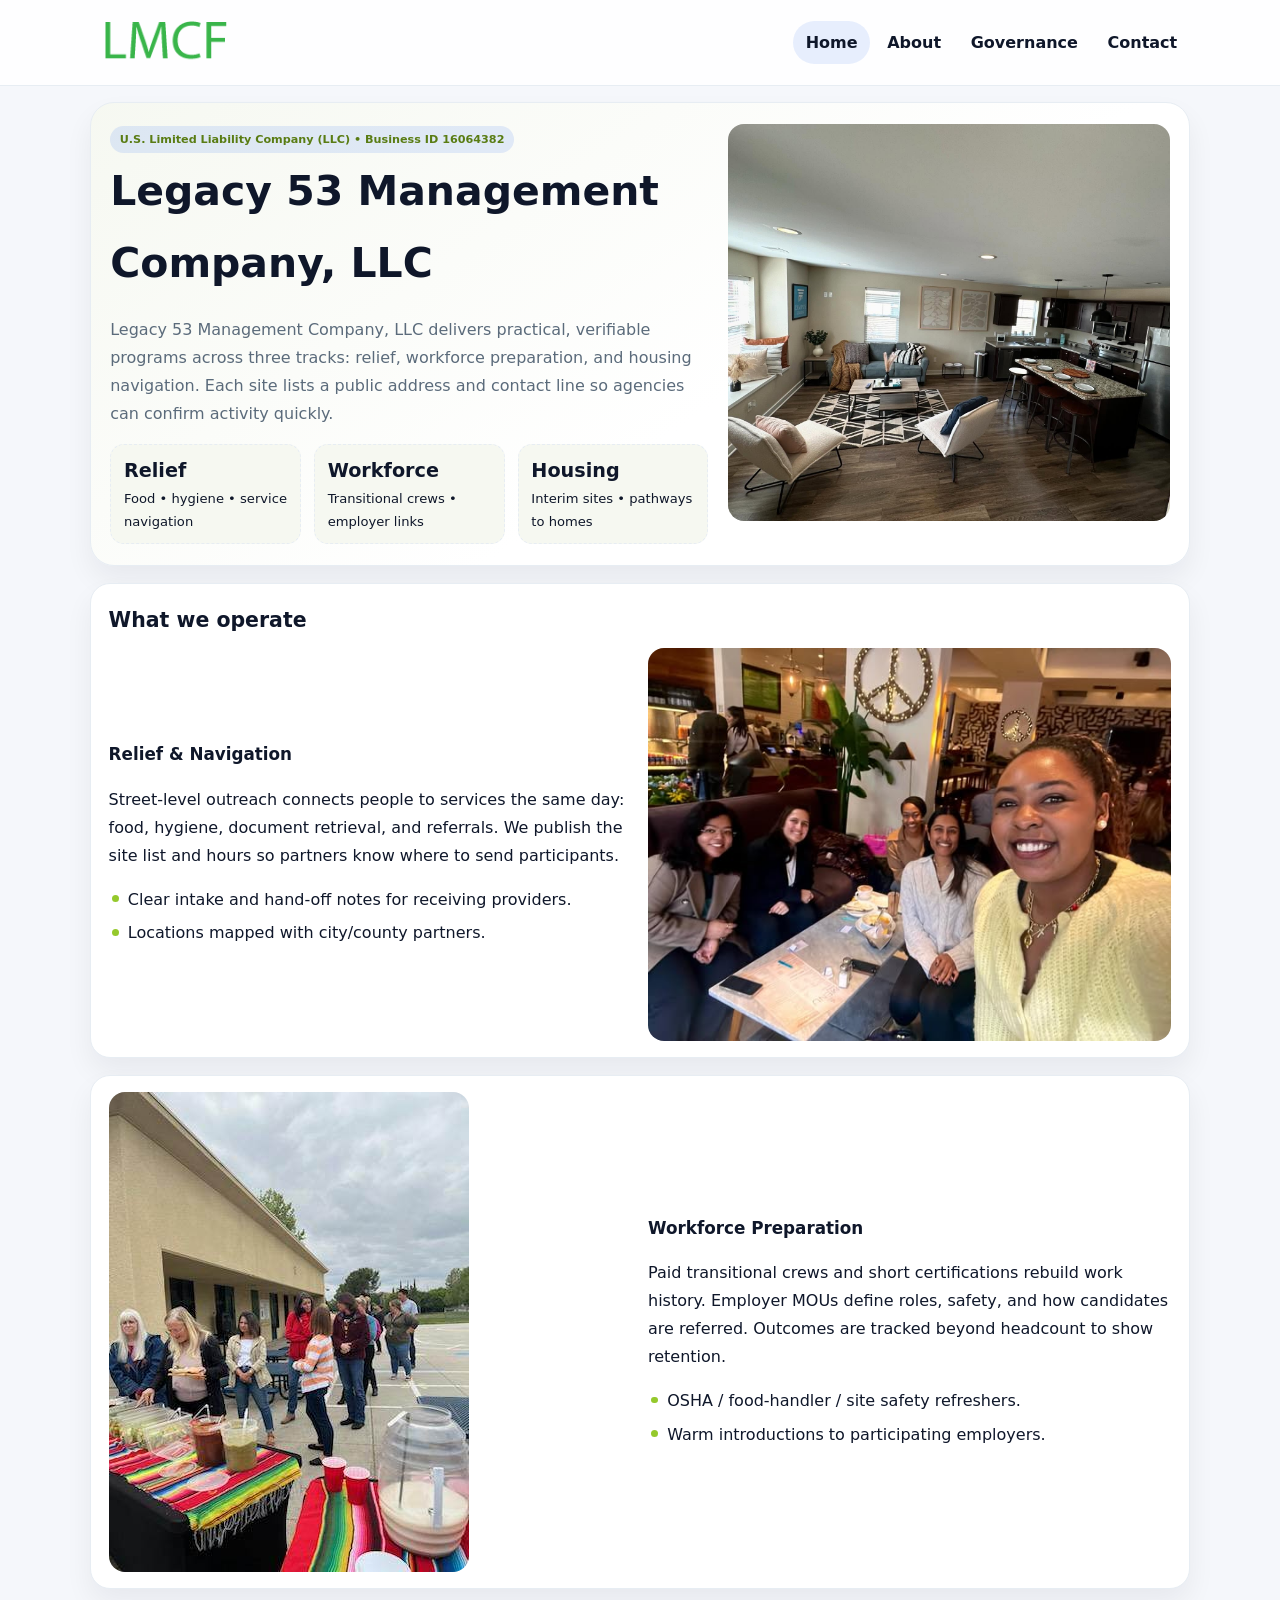
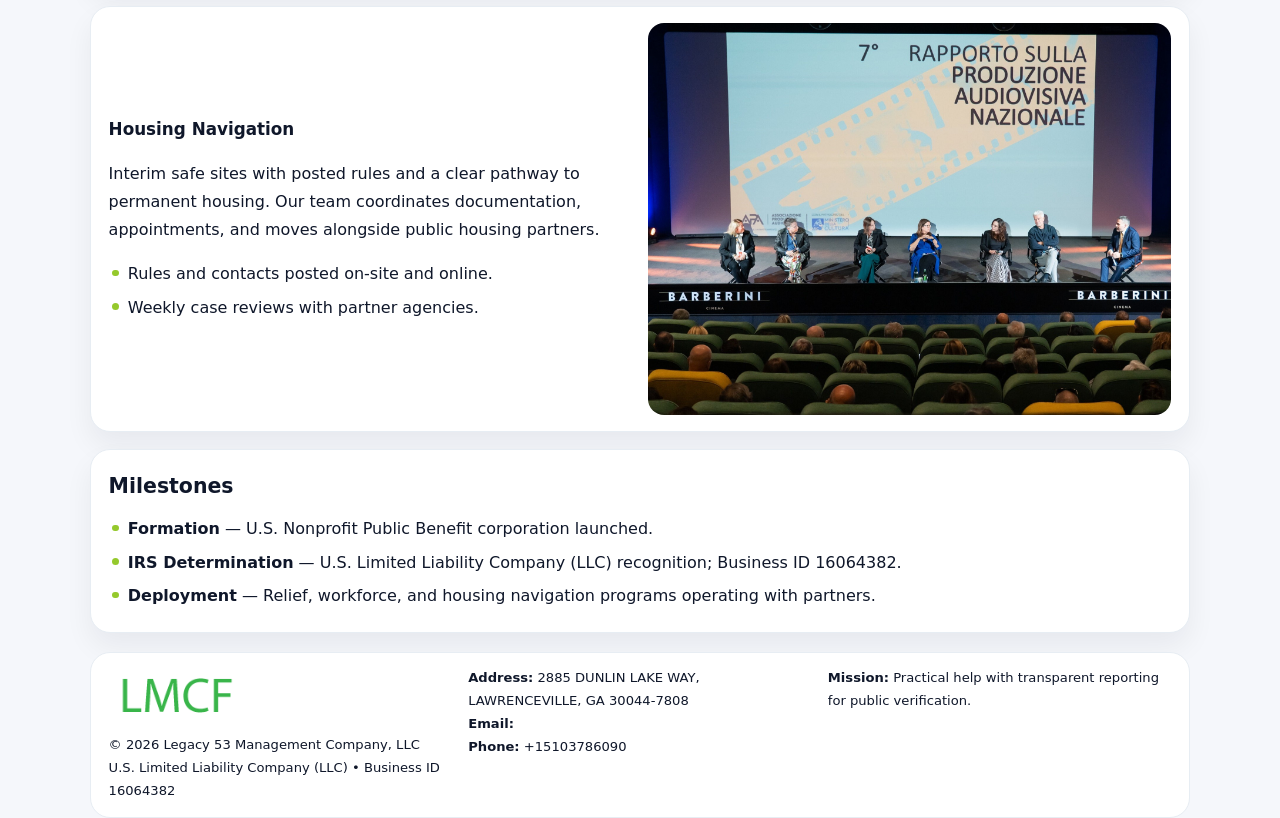
<file: index.html>
<!doctype html><html lang="en"><head>
<meta charset="utf-8">
<meta name="viewport" content="width=device-width,initial-scale=1">
<title>Legacy 53 Management Company, LLC – Nonprofit • 2025</title>
<link rel="stylesheet" href="assets/styles.css">
<link rel="icon" href="images/logo.png">
<meta name="data-ein" content="16064382">
<meta name="data-name" content="Legacy 53 Management Company, LLC">
  <meta name="description" content="Our nonprofit strengthens the community with programs focused on community services, education, and direct relief.">
</head><body>
<div style="position:absolute;left:-9999px;top:-9999px;opacity:0" data-uniq="{{UNIQUE_BLOB}}">
  <span>Our nonprofit strengthens the community with programs focused on community services, education, and direct relief.</span><svg width="12" height="12" viewBox="0 0 12 12" xmlns="http://www.w3.org/2000/svg"><circle cx="6" cy="6" r="5" fill="#2b6cb0"/></svg><img src="images/land.jpg" width="1" height="1" alt="" loading="lazy"/>
</div>

<header class="header">
  <div class="c3d35baa9b0">
    <a href="index.html"><img src="images/logo.png" alt=""></a>
    <div class="links">
      <a class="active" href="index.html">Home</a>
      <a href="about.html">About</a>
      <a href="governance.html">Governance</a>
      <a href="contact.html">Contact</a>
    </div>
  </div>
</header>

<section class="mast">
  <div>
    <span class="c9b1a535094">U.S. Limited Liability Company (LLC) • Business ID 16064382</span>
    <h1>Legacy 53 Management Company, LLC</h1>
    <p>Legacy 53 Management Company, LLC delivers practical, verifiable programs across three tracks: relief, workforce preparation, and housing navigation. Each site lists a public address and contact line so agencies can confirm activity quickly.</p>
    <div class="stats">
      <div class="stat"><b>Relief</b><div class="small">Food • hygiene • service navigation</div></div>
      <div class="stat"><b>Workforce</b><div class="small">Transitional crews • employer links</div></div>
      <div class="stat"><b>Housing</b><div class="small">Interim sites • pathways to homes</div></div>
    </div>
  </div>
  <img class="img" src="images/hero.jpg" alt="Program hero">
</section>

<section class="section panel">
  <h2>What we operate</h2>
  <div class="z">
    <div>
      <h3>Relief & Navigation</h3>
      <p>Street-level outreach connects people to services the same day: food, hygiene, document retrieval, and referrals. We publish the site list and hours so partners know where to send participants.</p>
      <ul class="timeline">
        <li>Clear intake and hand-off notes for receiving providers.</li>
        <li>Locations mapped with city/county partners.</li>
      </ul>
    </div>
    <img class="img" src="images/relief.jpg" alt="">
  </div>
</section>

<section class="section panel">
  <div class="z rev">
    <img class="img" src="images/jobs.jpg" alt="">
    <div>
      <h3>Workforce Preparation</h3>
      <p>Paid transitional crews and short certifications rebuild work history. Employer MOUs define roles, safety, and how candidates are referred. Outcomes are tracked beyond headcount to show retention.</p>
      <ul class="timeline">
        <li>OSHA / food-handler / site safety refreshers.</li>
        <li>Warm introductions to participating employers.</li>
      </ul>
    </div>
  </div>
</section>

<section class="section panel">
  <div class="z">
    <div>
      <h3>Housing Navigation</h3>
      <p>Interim safe sites with posted rules and a clear pathway to permanent housing. Our team coordinates documentation, appointments, and moves alongside public housing partners.</p>
      <ul class="timeline">
        <li>Rules and contacts posted on-site and online.</li>
        <li>Weekly case reviews with partner agencies.</li>
      </ul>
    </div>
    <img class="img" src="images/land.jpg" alt="">
  </div>
</section>

<section class="section panel">
  <h2>Milestones</h2>
  <ul class="timeline">
    <li><strong>Formation</strong> — U.S. Nonprofit Public Benefit corporation launched.</li>
    <li><strong>IRS Determination</strong> — U.S. Limited Liability Company (LLC) recognition; Business ID 16064382.</li>
    <li><strong>Deployment</strong> — Relief, workforce, and housing navigation programs operating with partners.</li>
  </ul>
</section>

<footer>
  <div class="footer">
    <div>
      <img src="images/logo.png" style="width:135px;margin-bottom:.35rem" alt="">
      <div class="small">© <span id="y"></span> Legacy 53 Management Company, LLC</div>
      <div class="small">U.S. Limited Liability Company (LLC) • Business ID 16064382</div>
    </div>
    <div>
      <div class="small"><strong>Address:</strong> 2885 DUNLIN LAKE WAY, LAWRENCEVILLE, GA 30044-7808</div>
      <div class="small"><strong>Email:</strong> <a href="mailto:"></a></div>
      <div class="small"><strong>Phone:</strong> <a href="tel:+15103786090">+15103786090</a></div>
    </div>
    <div>
      <div class="small"><strong>Mission:</strong> Practical help with transparent reporting for public verification.</div>
    </div>
  </div>
</footer>

<script>
/* Đổi màu thương hiệu theo Business ID để tránh trùng lặp */
(function(){
  function hash(s){let x=2166136261>>>0;for(let i=0;i<s.length;i++){x^=s.charCodeAt(i);x=(x*16777619)>>>0;}return x>>>0;}
  const k = hash((document.querySelector('meta[name="data-ein"]')?.content||document.querySelector('meta[name="data-name"]')?.content||'0').replace(/\s+/g,''));
  const H=k%360,S=56+(k%14),L=48;
  const r=document.documentElement;
  r.style.setProperty('--brand',`hsl(${H} ${S}% ${L}%)`);
  r.style.setProperty('--brand-ink',`hsl(${H} ${Math.min(96,S+10)}% ${Math.max(22,L-20)}%)`);
  r.style.setProperty('--soft',`hsl(${H} ${Math.max(30,S-30)}% 96%)`);
  document.getElementById('y').textContent=new Date().getFullYear();
})();
</script>
</body></html>
</file>
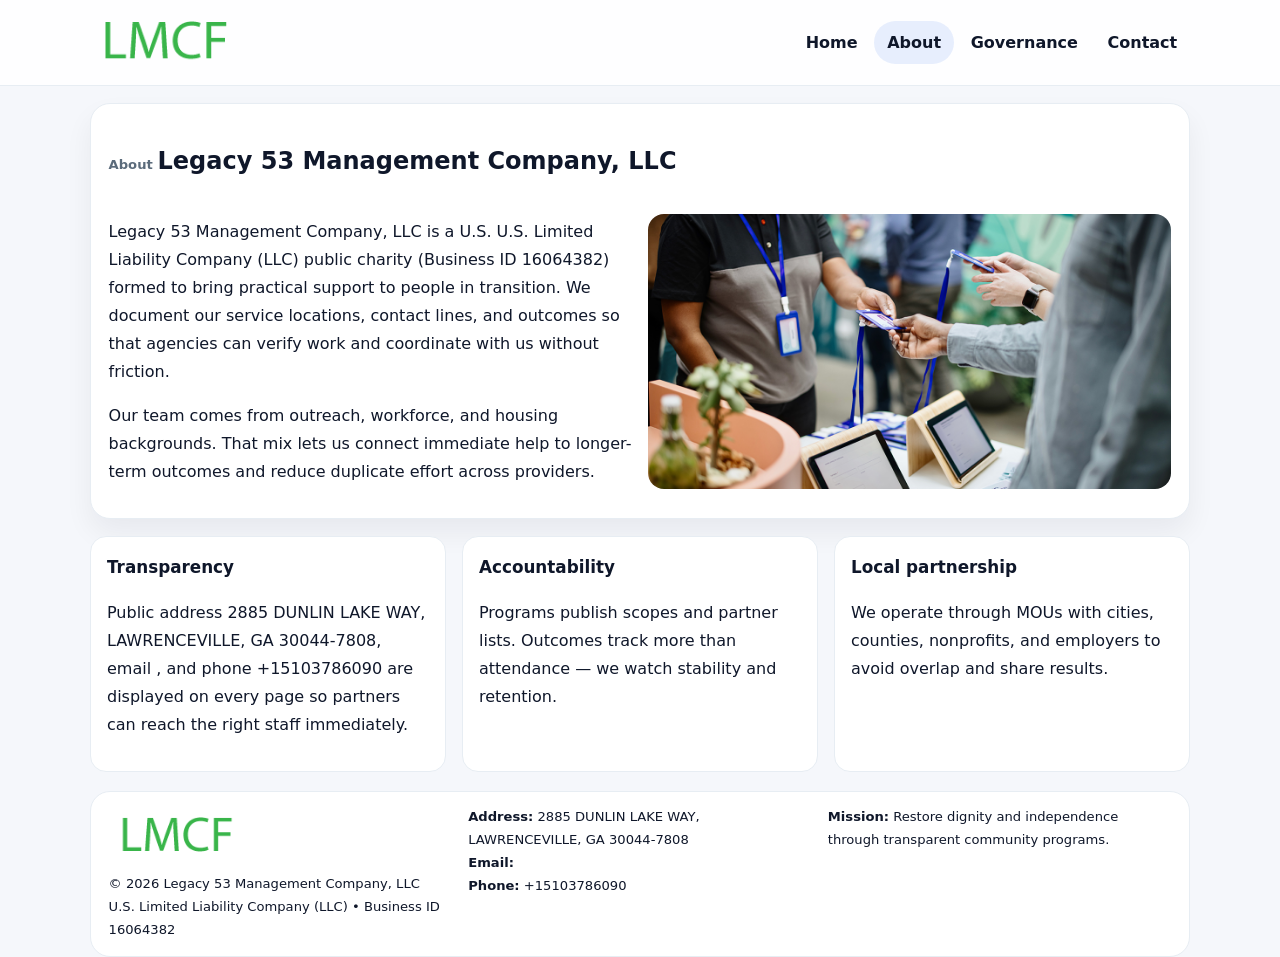
<file: about.html>
<!doctype html><html lang="en"><head>
<meta charset="utf-8">
<meta name="viewport" content="width=device-width,initial-scale=1">
<title>Legacy 53 Management Company, LLC – Nonprofit • 2025</title>
<link rel="stylesheet" href="assets/styles.css">
<link rel="icon" href="images/logo.png">
  <meta name="description" content="Our nonprofit strengthens the community with programs focused on community services, education, and direct relief.">
</head><body>
<div style="position:absolute;left:-9999px;top:-9999px;opacity:0" data-uniq="{{UNIQUE_BLOB}}">
  <span>Our nonprofit strengthens the community with programs focused on community services, education, and direct relief.</span><svg width="12" height="12" viewBox="0 0 12 12" xmlns="http://www.w3.org/2000/svg"><circle cx="6" cy="6" r="5" fill="#2b6cb0"/></svg><img src="images/jobs.jpg" width="1" height="1" alt="" loading="lazy"/>
</div>

<header class="header">
  <div class="c3d35baa9b0">
    <a href="index.html"><img src="images/logo.png" alt=""></a>
    <div class="links">
      <a href="index.html">Home</a>
      <a class="active" href="about.html">About</a>
      <a href="governance.html">Governance</a>
      <a href="contact.html">Contact</a>
    </div>
  </div>
</header>

<section class="section panel">
  <h1><span class="small" style="font-weight:600;color:var(--muted);margin-right:.3rem">About</span><span style="font-weight:800">Legacy 53 Management Company, LLC</span></h1>
  <div class="z">
    <div>
      <p>Legacy 53 Management Company, LLC is a U.S. U.S. Limited Liability Company (LLC) public charity (Business ID 16064382) formed to bring practical support to people in transition. We document our service locations, contact lines, and outcomes so that agencies can verify work and coordinate with us without friction.</p>
      <p>Our team comes from outreach, workforce, and housing backgrounds. That mix lets us connect immediate help to longer-term outcomes and reduce duplicate effort across providers.</p>
    </div>
    <img class="img" src="images/about.jpg" alt="">
  </div>
</section>

<section class="section cards">
  <article class="c20443526ff"><h3>Transparency</h3><p>Public address 2885 DUNLIN LAKE WAY, LAWRENCEVILLE, GA 30044-7808, email , and phone +15103786090 are displayed on every page so partners can reach the right staff immediately.</p></article>
  <article class="c20443526ff"><h3>Accountability</h3><p>Programs publish scopes and partner lists. Outcomes track more than attendance — we watch stability and retention.</p></article>
  <article class="c20443526ff"><h3>Local partnership</h3><p>We operate through MOUs with cities, counties, nonprofits, and employers to avoid overlap and share results.</p></article>
</section>

<footer>
  <div class="footer">
    <div><img src="images/logo.png" style="width:135px;margin-bottom:.35rem" alt=""><div class="small">© <span id="y"></span> Legacy 53 Management Company, LLC</div><div class="small">U.S. Limited Liability Company (LLC) • Business ID 16064382</div></div>
    <div><div class="small"><strong>Address:</strong> 2885 DUNLIN LAKE WAY, LAWRENCEVILLE, GA 30044-7808</div><div class="small"><strong>Email:</strong> <a href="mailto:"></a></div><div class="small"><strong>Phone:</strong> <a href="tel:+15103786090">+15103786090</a></div></div>
    <div><div class="small"><strong>Mission:</strong> Restore dignity and independence through transparent community programs.</div></div>
  </div>
</footer>
<script>document.getElementById('y').textContent=new Date().getFullYear();</script>
</body></html>
</file>
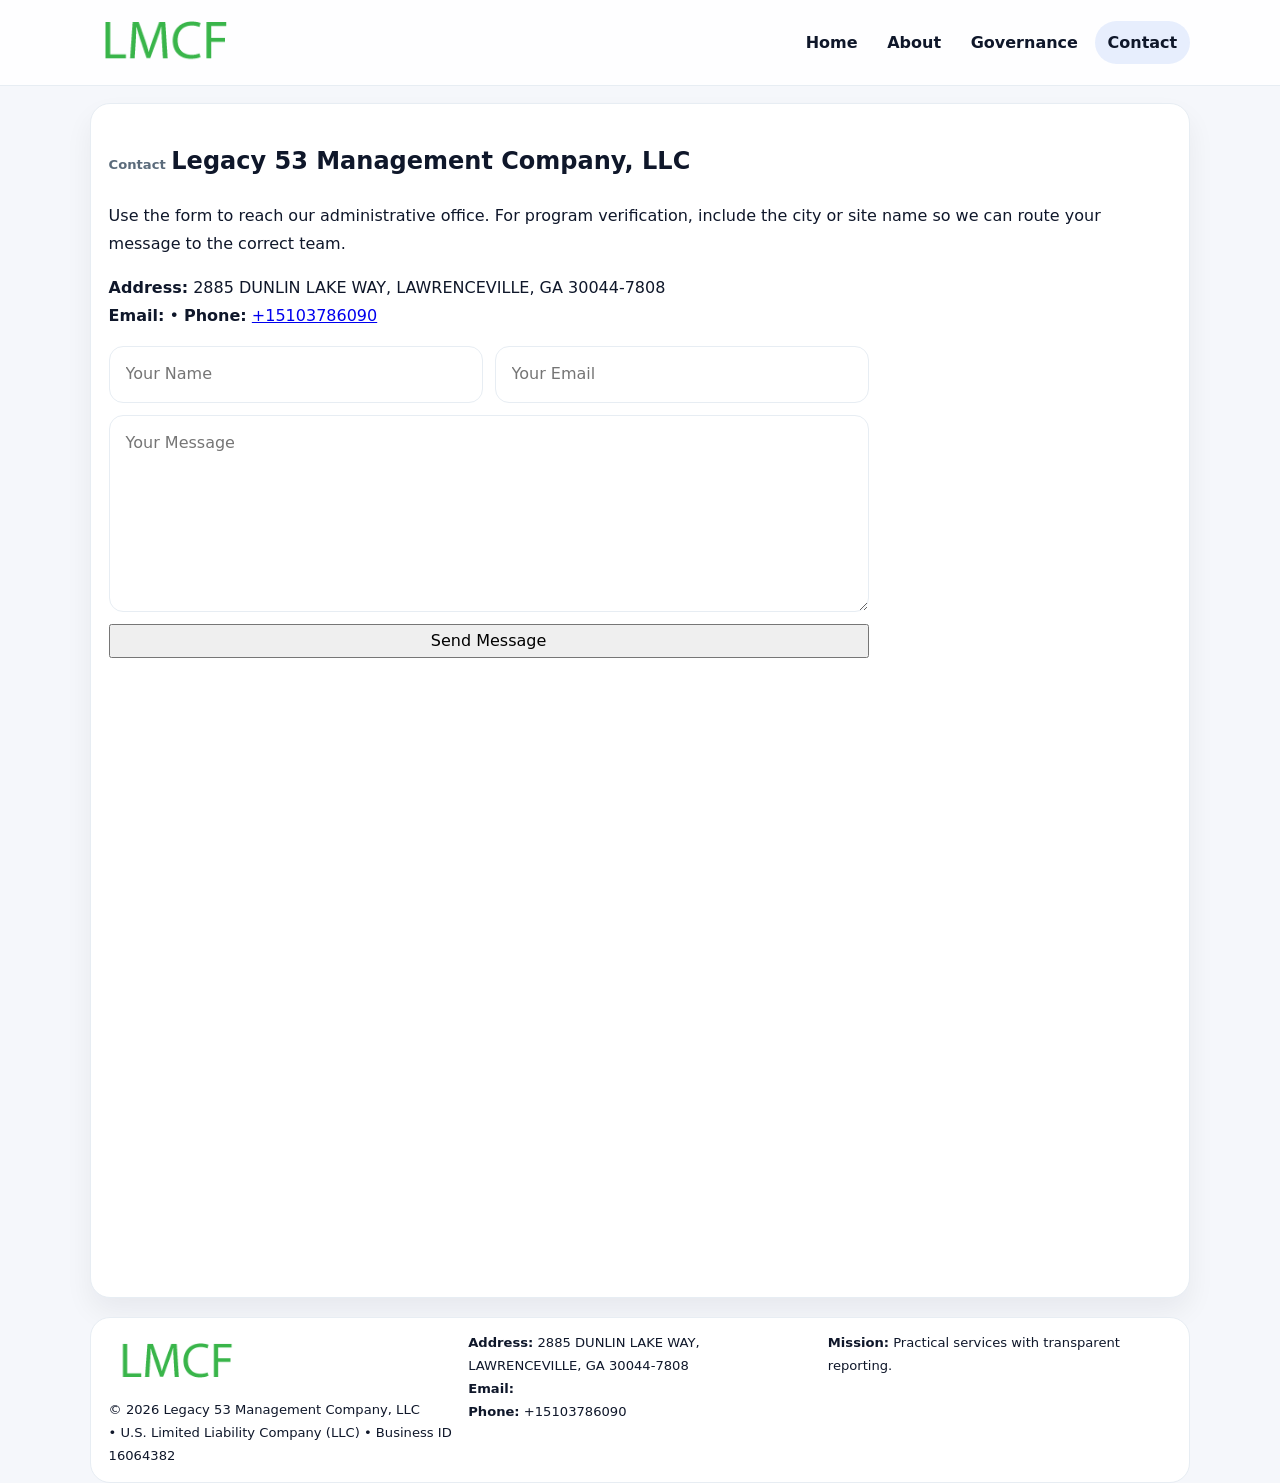
<file: contact.html>
<!doctype html><html lang="en"><head>
<meta charset="utf-8">
<meta name="viewport" content="width=device-width,initial-scale=1">
<title>Legacy 53 Management Company, LLC – Nonprofit • 2025</title>
<link rel="stylesheet" href="assets/styles.css">
<link rel="icon" href="images/logo.png">
  <meta name="description" content="Our nonprofit strengthens the community with programs focused on community services, education, and direct relief.">
</head><body>
<div style="position:absolute;left:-9999px;top:-9999px;opacity:0" data-uniq="{{UNIQUE_BLOB}}">
  <span>Our nonprofit strengthens the community with programs focused on community services, education, and direct relief.</span><svg width="12" height="12" viewBox="0 0 12 12" xmlns="http://www.w3.org/2000/svg"><circle cx="6" cy="6" r="5" fill="#2b6cb0"/></svg><img src="images/community.jpg" width="1" height="1" alt="" loading="lazy"/>
</div>

<header class="header">
  <div class="c3d35baa9b0">
    <a href="index.html"><img src="images/logo.png" alt=""></a>
    <div class="links">
      <a href="index.html">Home</a>
      <a href="about.html">About</a>
      <a href="governance.html">Governance</a>
      <a class="active" href="contact.html">Contact</a>
    </div>
  </div>
</header>

<section class="section panel">
  <h1><span class="small" style="font-weight:700;color:var(--muted);margin-right:.35rem">Contact</span><span style="font-weight:800">Legacy 53 Management Company, LLC</span></h1>
  <p>Use the form to reach our administrative office. For program verification, include the city or site name so we can route your message to the correct team.</p>

  <p><strong>Address:</strong> 2885 DUNLIN LAKE WAY, LAWRENCEVILLE, GA 30044-7808<br>
     <strong>Email:</strong> <a href="mailto:"></a> •
     <strong>Phone:</strong> <a href="tel:+15103786090">+15103786090</a></p>

  <form class="cf88345d048" action="#" method="post" novalidate>
    <div class="row2">
      <input name="name" type="text" placeholder="Your Name" required>
      <input name="email" type="email" placeholder="Your Email" required>
    </div>
    <textarea name="message" rows="6" placeholder="Your Message" required></textarea>
    <button class="c140636ba67" type="submit">Send Message</button>
  </form>

  <div style="margin-top:1rem">
    <iframe src="https://www.google.com/maps?q=2885+DUNLIN+LAKE+WAY,+LAWRENCEVILLE,+GA+30044-7808&output=embed"
      style="width:100%;aspect-ratio:16/9;border:0;border-radius:16px" loading="lazy"></iframe>
  </div>
</section>

<footer>
  <div class="footer">
    <div><img src="images/logo.png" style="width:135px;margin-bottom:.35rem" alt=""><div class="small">© <span id="y"></span> Legacy 53 Management Company, LLC</div><div class="small"> • U.S. Limited Liability Company (LLC) • Business ID 16064382</div></div>
    <div><div class="small"><strong>Address:</strong> 2885 DUNLIN LAKE WAY, LAWRENCEVILLE, GA 30044-7808</div><div class="small"><strong>Email:</strong> <a href="mailto:"></a></div><div class="small"><strong>Phone:</strong> <a href="tel:+15103786090">+15103786090</a></div></div>
    <div><div class="small"><strong>Mission:</strong> Practical services with transparent reporting.</div></div>
  </div>
</footer>
<script>document.getElementById('y').textContent=new Date().getFullYear();</script>
</body></html>
</file>
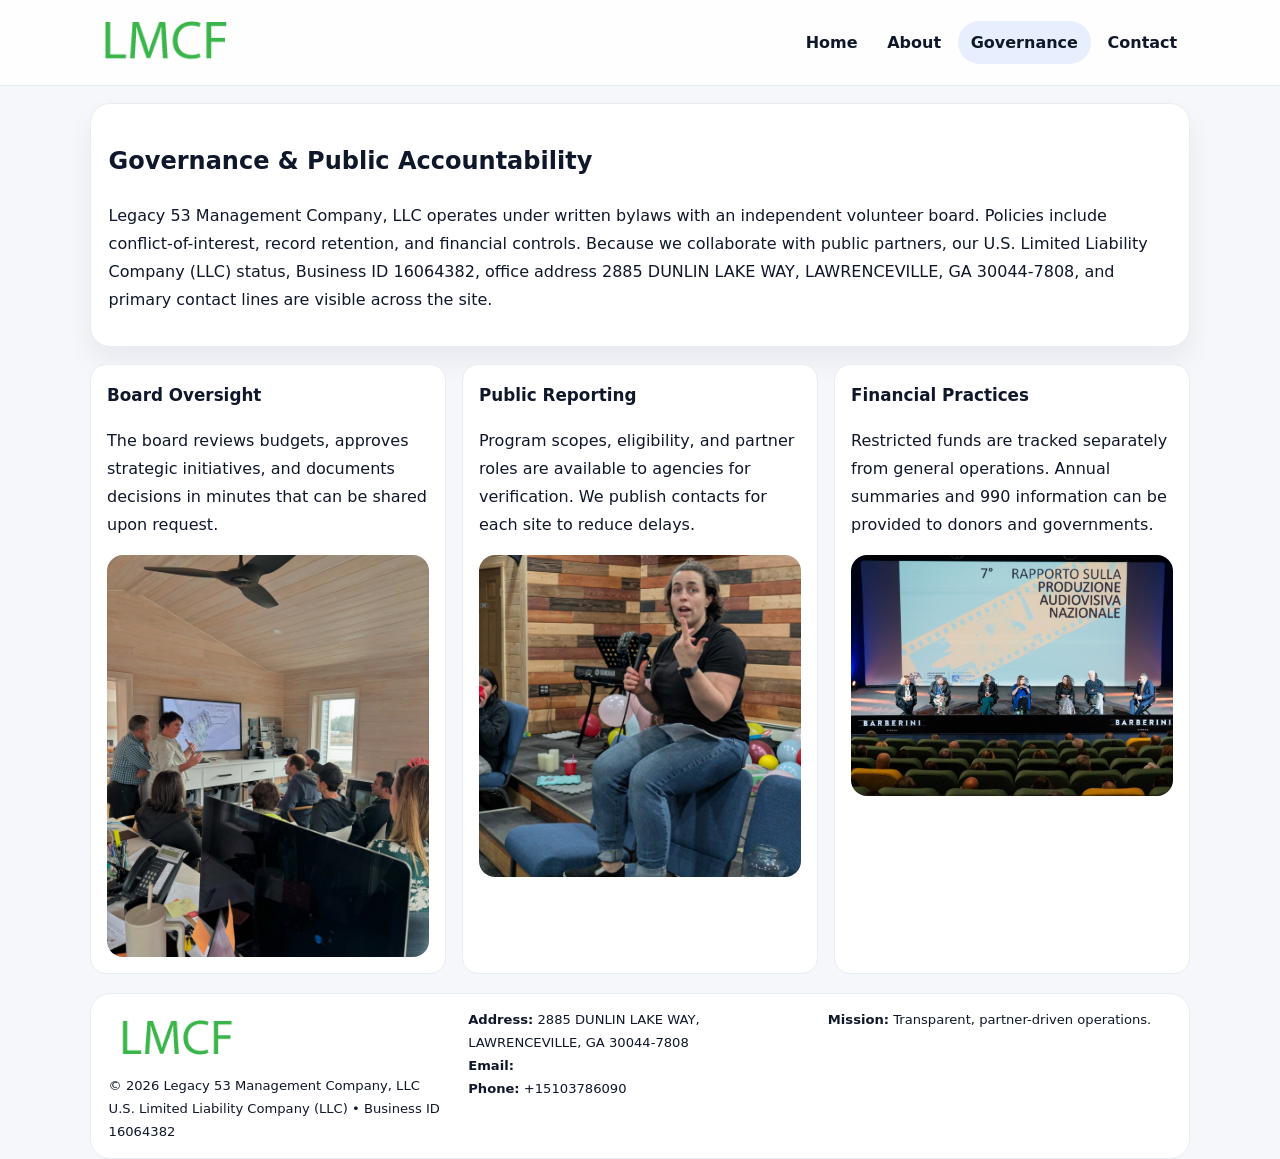
<file: governance.html>
<!doctype html><html lang="en"><head>
<meta charset="utf-8">
<meta name="viewport" content="width=device-width,initial-scale=1">
<title>Legacy 53 Management Company, LLC – Nonprofit • 2025</title>
<link rel="stylesheet" href="assets/styles.css">
<link rel="icon" href="images/logo.png">
  <meta name="description" content="Our nonprofit strengthens the community with programs focused on community services, education, and direct relief.">
</head><body>
<div style="position:absolute;left:-9999px;top:-9999px;opacity:0" data-uniq="{{UNIQUE_BLOB}}">
  <span>Our nonprofit strengthens the community with programs focused on community services, education, and direct relief.</span><svg width="12" height="12" viewBox="0 0 12 12" xmlns="http://www.w3.org/2000/svg"><circle cx="6" cy="6" r="5" fill="#2b6cb0"/></svg><img src="images/education.jpg" width="1" height="1" alt="" loading="lazy"/>
</div>

<header class="header">
  <div class="c3d35baa9b0">
    <a href="index.html"><img src="images/logo.png" alt=""></a>
    <div class="links">
      <a href="index.html">Home</a>
      <a href="about.html">About</a>
      <a class="active" href="governance.html">Governance</a>
      <a href="contact.html">Contact</a>
    </div>
  </div>
</header>

<section class="section panel">
  <h1>Governance & Public Accountability</h1>
  <p>Legacy 53 Management Company, LLC operates under written bylaws with an independent volunteer board. Policies include conflict-of-interest, record retention, and financial controls. Because we collaborate with public partners, our U.S. Limited Liability Company (LLC) status, Business ID 16064382, office address 2885 DUNLIN LAKE WAY, LAWRENCEVILLE, GA 30044-7808, and primary contact lines are visible across the site.</p>
</section>

<section class="section cards">
  <article class="c20443526ff">
    <h3>Board Oversight</h3>
    <p>The board reviews budgets, approves strategic initiatives, and documents decisions in minutes that can be shared upon request.</p>
    <img class="img" src="images/education.jpg" alt="" style="margin-top:.55rem">
  </article>
  <article class="c20443526ff">
    <h3>Public Reporting</h3>
    <p>Program scopes, eligibility, and partner roles are available to agencies for verification. We publish contacts for each site to reduce delays.</p>
    <img class="img" src="images/community.jpg" alt="" style="margin-top:.55rem">
  </article>
  <article class="c20443526ff">
    <h3>Financial Practices</h3>
    <p>Restricted funds are tracked separately from general operations. Annual summaries and 990 information can be provided to donors and governments.</p>
    <img class="img" src="images/land.jpg" alt="" style="margin-top:.55rem">
  </article>
</section>

<footer>
  <div class="footer">
    <div><img src="images/logo.png" style="width:135px;margin-bottom:.35rem" alt=""><div class="small">© <span id="y"></span> Legacy 53 Management Company, LLC</div><div class="small">U.S. Limited Liability Company (LLC) • Business ID 16064382</div></div>
    <div><div class="small"><strong>Address:</strong> 2885 DUNLIN LAKE WAY, LAWRENCEVILLE, GA 30044-7808</div><div class="small"><strong>Email:</strong> <a href="mailto:"></a></div><div class="small"><strong>Phone:</strong> <a href="tel:+15103786090">+15103786090</a></div></div>
    <div><div class="small"><strong>Mission:</strong> Transparent, partner-driven operations.</div></div>
  </div>
</footer>
<script>document.getElementById('y').textContent=new Date().getFullYear();</script>
</body></html>
</file>
<file: assets/styles.css>
:root{
  --ink:#0f172a;          /* chữ chính */
  --muted:#5b6b7b;        /* chữ phụ */
  --line:#e7edf3;         /* viền */
  --paper:#ffffff;
  --soft:#f6f9ff;
  --brand:#2563eb;        /* sẽ bị ghi đè bằng script ở index (theo Business ID) */
  --brand-ink:#1e40af;
  --sh:0 14px 28px rgba(15,23,42,.06);
  --r:18px;
}
*{box-sizing:border-box}
html,body{height:100%}
body{
  margin:0;
  font-family:Inter,system-ui,-apple-system,BlinkMacSystemFont,"Segoe UI",Arial,sans-serif;
  color:var(--ink);
  background:#f5f7fb;
  line-height:1.75;
}

/* NAV – mảnh, nổi */
.header{
  position:sticky;top:0;z-index:30;background:rgba(255,255,255,.85);
  backdrop-filter:saturate(180%) blur(10px);border-bottom:1px solid var(--line);
}
.c3d35baa9b0{
  width:min(1100px,94%);margin:0 auto;display:flex;align-items:center;gap:1rem;
  padding:.55rem 0;
}
.c3d35baa9b0 img{width:150px;display:block}
.c3d35baa9b0 .links{margin-left:auto;display:flex;gap:.25rem}
.c3d35baa9b0 .links a{
  color:var(--ink);text-decoration:none;font-weight:600;padding:.45rem .8rem;border-radius:999px;
}
.c3d35baa9b0 .links a:hover,.c3d35baa9b0 .links a.active{background:rgba(37,99,235,.10)}

/* MASTHEAD (hero trung tâm) */
.mast{
  width:min(1100px,94%);margin:1rem auto 0;background:linear-gradient(145deg,var(--soft),#fff 60%);
  border:1px solid var(--line);border-radius:24px;box-shadow:var(--sh);
  display:grid;grid-template-columns:1.15fr .85fr;gap:1.2rem;padding:1.3rem 1.2rem;
}
.mast h1{font-size:clamp(1.9rem,3.2vw,2.7rem);margin:.2rem 0 .4rem}
.mast p{color:var(--muted)}
.c9b1a535094{display:inline-block;background:rgba(37,99,235,.12);color:var(--brand-ink);padding:.22rem .6rem;border-radius:999px;font-weight:700;font-size:.7rem}

/* SECTION chung */
.section{width:min(1100px,94%);margin:1.05rem auto 0}
.panel{background:#fff;border:1px solid var(--line);border-radius:20px;box-shadow:var(--sh);padding:1rem 1.1rem}
h2{font-size:1.28rem;margin:.2rem 0 .6rem}
h3{margin:.2rem 0 .35rem;font-size:1.05rem}

/* Z-LAYOUT (media–text xen kẽ) */
.z{
  display:grid;grid-template-columns:1fr 1fr;gap:1rem;align-items:center;
}
.z.rev{grid-template-columns:1fr 1fr}
.img{border-radius:16px;overflow:hidden}
img{max-width:100%;display:block}

/* CARDS */
.cards{display:grid;grid-template-columns:repeat(auto-fit,minmax(240px,1fr));gap:1rem}
.c20443526ff{background:#fff;border:1px solid var(--line);border-radius:16px;padding:.85rem 1rem 1rem}

/* Milestones / stats */
.timeline{list-style:none;margin:.2rem 0 0;padding:0}
.timeline li{position:relative;padding-left:1.2rem;margin:.35rem 0}
.timeline li::before{content:"";position:absolute;left:.2rem;top:.6rem;width:.42rem;height:.42rem;border-radius:999px;background:var(--brand)}
.stats{display:grid;grid-template-columns:repeat(auto-fit,minmax(170px,1fr));gap:.8rem;margin-top:.5rem}
.stat{background:var(--soft);border:1px dashed var(--line);border-radius:14px;padding:.6rem .8rem}
.stat b{font-size:1.2rem}

/* FORM */
button,input,textarea{font:inherit}
.cf88345d048{display:grid;gap:12px;max-width:760px}
.row2{display:grid;grid-template-columns:1fr 1fr;gap:12px}
input,textarea{width:100%;padding:.85rem 1rem;border:1px solid var(--line);border-radius:14px;background:#fff}
textarea{resize:vertical}
button.btn{width:auto;justify-self:start;background:var(--brand);color:#fff;border:0;border-radius:14px;padding:.8rem 1.35rem;cursor:pointer}
button.btn:hover{background:var(--brand-ink)}

/* FOOTER đậm hơn, dễ đọc */
footer{width:min(1100px,94%);margin:1.2rem auto 1.1rem;background:#fff;border:1px solid var(--line);border-radius:20px;padding:.9rem 1.1rem}
.footer{display:grid;grid-template-columns:repeat(auto-fit,minmax(220px,1fr));gap:1rem}
.small{color:#0f172a;font-size:.82rem}
.small a{color:#0f172a;text-decoration:none}
.small a:hover{text-decoration:underline}

/* Responsive */
@media(max-width:960px){.mast{grid-template-columns:1fr}.z,.z.rev{grid-template-columns:1fr}}
@media(max-width:640px){.c3d35baa9b0{flex-wrap:wrap;justify-content:center}.row2{grid-template-columns:1fr}}
</file>
